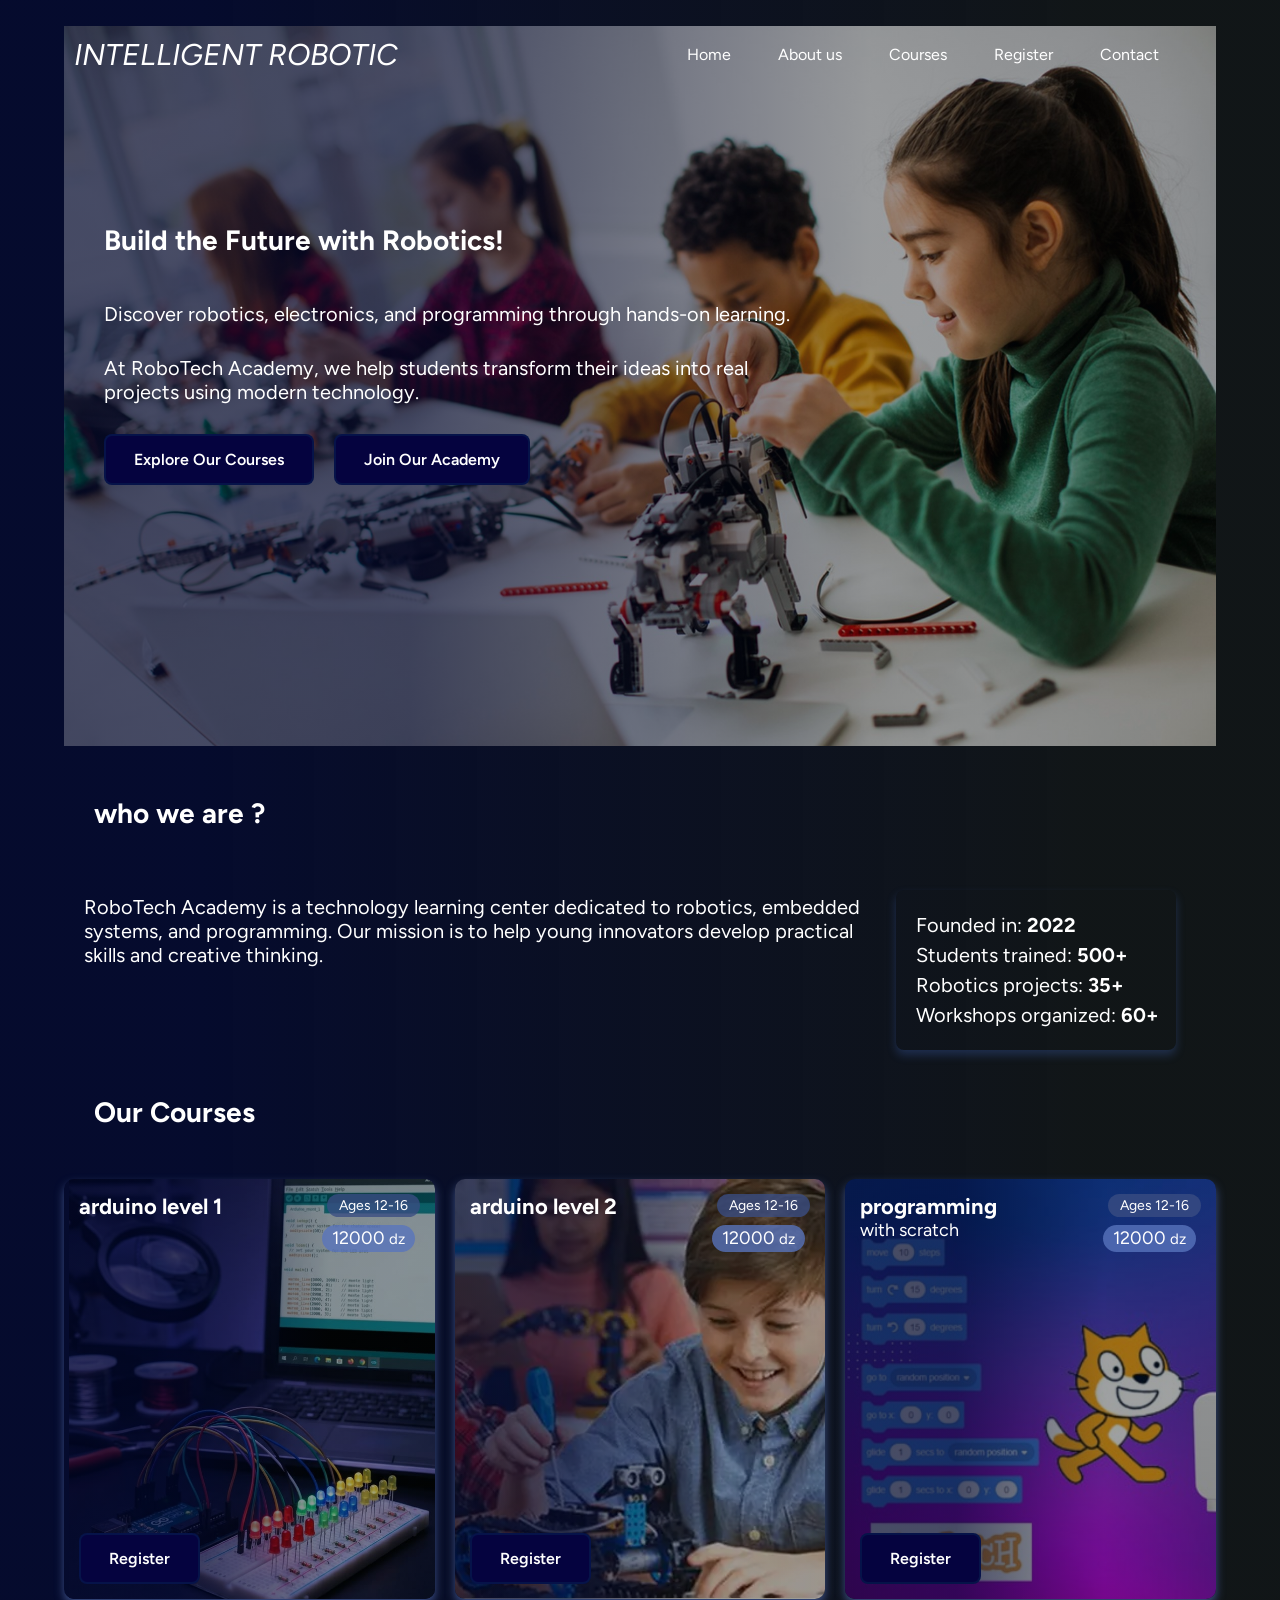
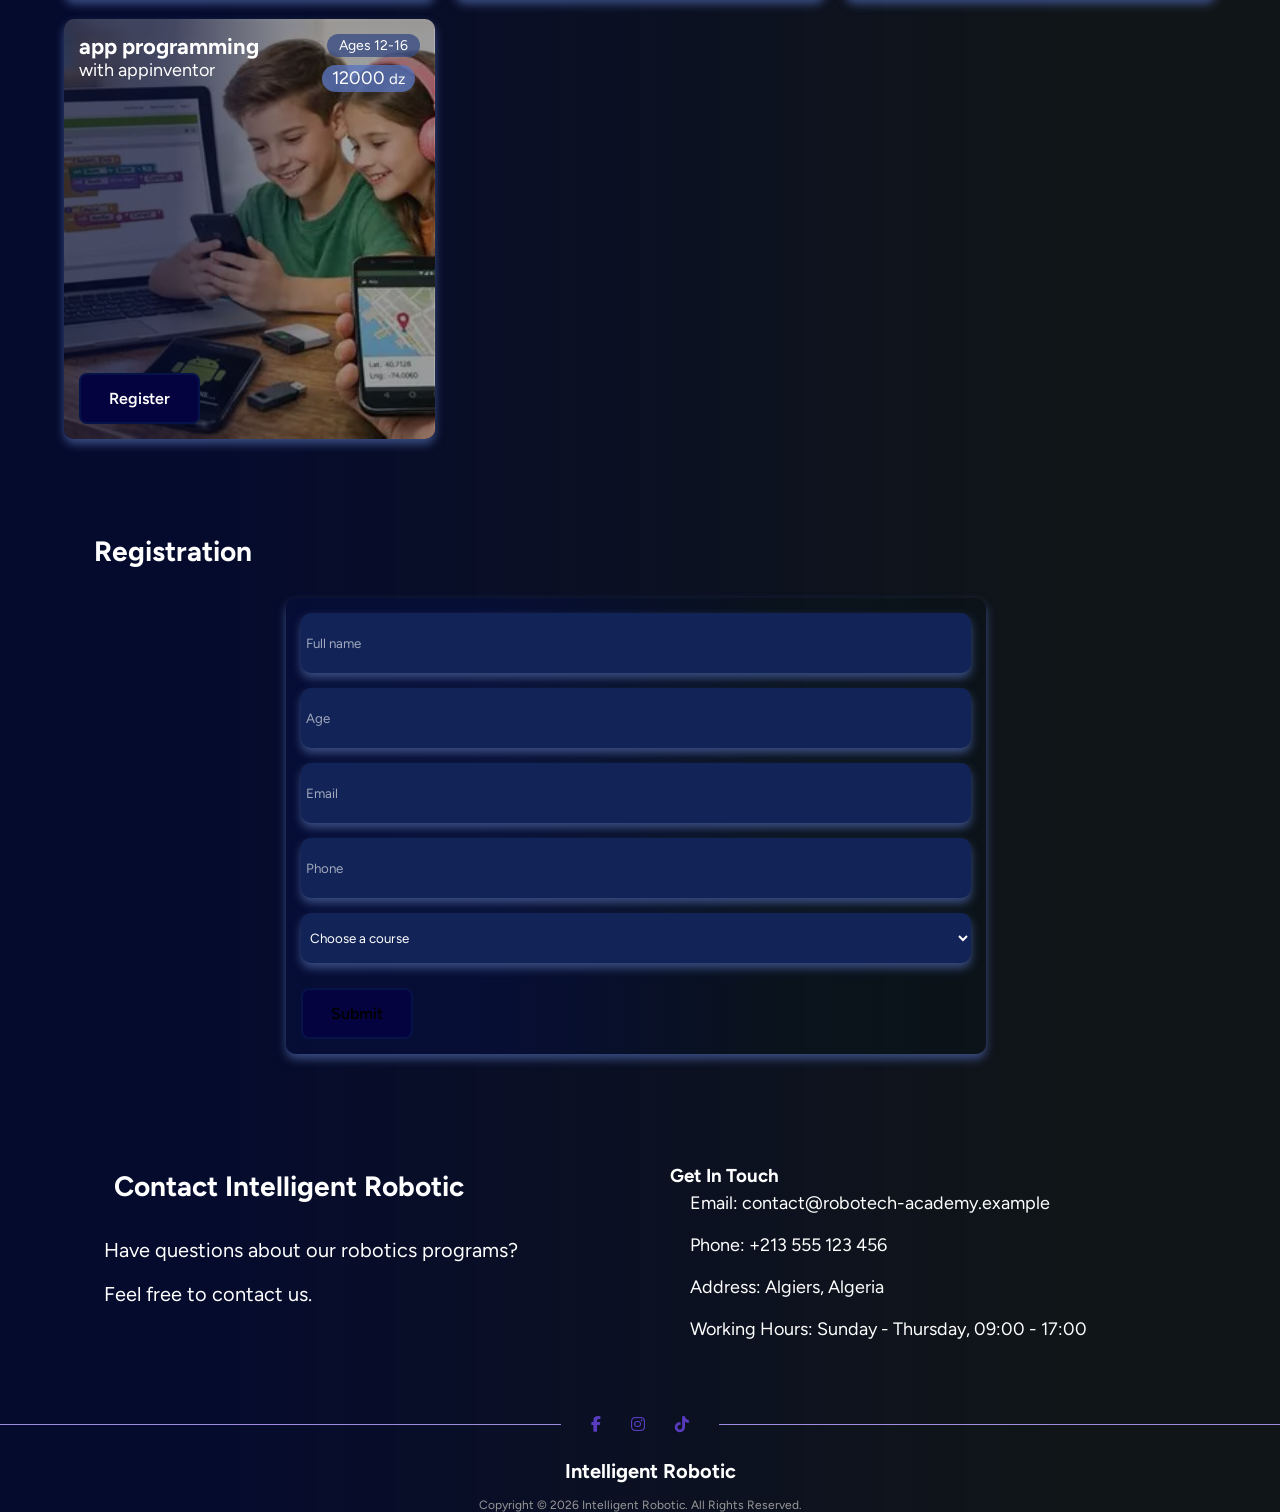
<file: index.html>
<!DOCTYPE html>
<html lang="en">
<head>
    <meta charset="UTF-8">
    <meta name="viewport" content="width=device-width, initial-scale=1.0">
    <link rel="stylesheet" href="css3.css">
    <link rel="preconnect" href="https://fonts.googleapis.com">
    <link rel="preconnect" href="https://fonts.gstatic.com" crossorigin>
    <link href="https://fonts.googleapis.com/css2?family=Figtree:ital,wght@0,300..900;1,300..900&display=swap" rel="stylesheet">
    <link rel="stylesheet" href="https://cdnjs.cloudflare.com/ajax/libs/font-awesome/6.7.2/css/all.min.css">
    <title>Intelligent Robotic </title>
</head>
<body>
    <div class="continer" id="home">
        <header>
            <a href="#home" class="logo">Intelligent Robotic</a>
           
                <ul>
                    <li><a href="#home">Home</a></li>
                    <li><a href="#about">About us</a></li>
                    <li><a href="#Courses">Courses</a> </li>
                    <li><a href="#Register">Register</a> </li>
                    <li><a href="#Contact">Contact</a> </li>
                </ul>           
            
        </header>
        <div class="content">
            <h3>Build the Future with Robotics!</h3>
            <p>Discover robotics, electronics, and programming through hands-on learning.</p>
            <p>At RoboTech Academy, we help students transform their ideas into real projects using modern technology.</p>
        </div>
        <div class="home-buttons">
            <a href="#courses" class="btn">Explore Our Courses</a>
            <a href="#register" class="btn">Join Our Academy</a>
        </div>
       
    </div>
     <div id="about" class="about-section">
            <h3>who we are ?</h3> 
            <p>RoboTech Academy is a technology learning center dedicated to robotics, embedded systems, and programming. Our mission is to help young innovators develop practical skills and creative thinking.</p>
             
               <div class="about-list">
                <ul>
                    <li>Founded in: <b>2022</b></li>
                    <li>Students trained: <b>500+</b> </li>
                    <li>Robotics projects: <b>35+</b> </li>
                    <li>Workshops organized: <b>60+</b> </li>
                </ul>
                </div>
           
        </div>
        <div id="Courses" class="courses-section">
            <h3>Our Courses</h3>
          
            <article class="course course1">
              <div class="course-header">
                <div class="course-text">
                  <h4 class="course-title">arduino level 1</h4>
                </div>
                <div class="course-meta">
                  <span class="age">Ages 12-16</span>
                  <p class="price">12000 <small>dz</small></p>
                </div>
              </div>
              <div class="cart-btn">
                <a href="#Register" id="course1" class="btn">Register</a>
              </div>
            </article>
          
            <article class="course course2">
              <div class="course-header">
                <div class="course-text">
                  <h4 class="course-title">arduino level 2</h4>
                </div>
                <div class="course-meta">
                  <span class="age">Ages 12-16</span>
                  <p class="price">12000 <small>dz</small></p>
                </div>
              </div>
              <div class="cart-btn">
                <a href="#Register" id="course2" class="btn">Register</a>
              </div>
            </article>
          
            <article class="course course3">
              <div class="course-header">
                <div class="course-text">
                  <h4 class="course-title">programming</h4>
                  <p>with scratch</p>
                </div>
                <div class="course-meta">
                  <span class="age">Ages 12-16</span>
                  <p class="price">12000 <small>dz</small></p>
                </div>
              </div>
              <div class="cart-btn">
                <a href="#Register" id="course3" class="btn">Register</a>
              </div>
            </article>
          
            <article class="course course4">
              <div class="course-header">
                <div class="course-text">
                  <h4 class="course-title">app programming</h4>
                  <p>with appinventor</p>
                </div>
                <div class="course-meta">
                  <span class="age">Ages 12-16</span>
                  <p class="price">12000 <small>dz</small></p>
                </div>
              </div>
              <div class="cart-btn">
              <a href="#Register" id="course4" class="btn">Register</a>
            </div >
            </article>
        </div> 
            <section class="register-section" id="Register">
                <h3>Registration</h3>
              <div class="register">
                <form class="register-form">
                  <input type="text" name="fullname" placeholder="Full name" required>
                  <input type="number" name="age" placeholder="Age" min="12" max="16" required>
                  <input type="email" name="email" placeholder="Email" required>
                  <input type="tel" name="phone" placeholder="Phone" required>
              
                  <select name="course" required>
                    <option value="" disabled selected>Choose a course</option>
                    <option>Arduino level 1</option>
                    <option>Arduino level 2</option>
                    <option>Programming with Scratch</option>
                    <option>App programming with App Inventor</option>
                  </select>
              
                  <button type="submit" class="btn">Submit</button>
                </form>
               </div>
              </section>
              <section id="Contact" class="contact-section">

                <div class="contact-container">
            
                    <h2>Contact Intelligent Robotic</h2>
            
                    <p>
                        Have questions about our robotics programs?<br>
                        
                    </p>
                <P>Feel free to contact us.</P>
                </div>
                           
                               
                           
                         
                        <div class="contact-info">

                            <h3>Get In Touch</h3>
                        
                            <address>
                        
                                <p>
                                    Email:
                                    <a href="mailto:contact@robotech-academy.example">
                                        contact@robotech-academy.example
                                    </a>
                                </p>
                        
                                <p>
                                    Phone:
                                    <a href="tel:+213555123456">
                                        +213 555 123 456
                                    </a>
                                </p>
                        
                                <p>Address: Algiers, Algeria</p>
                        
                                <p>Working Hours: Sunday - Thursday, 09:00 - 17:00</p>
                           
                            </address>
                      
                        
                        </div>
               
            
            </section>
       
            <footer class="footer">

                <!-- Social Media -->
                <div class="footer-social">
            
                    <span class="footer-line"></span>
            
                    <div class="social-icons">
            
                        <a href="#" aria-label="Facebook">
                            <i class="fa-brands fa-facebook-f"></i>
                        </a>
            
                        <a href="#" aria-label="Instagram">
                            <i class="fa-brands fa-instagram"></i>
                        </a>
            
                        <a href="#" aria-label="TikTok">
                            <i class="fa-brands fa-tiktok"></i>
                        </a>
            
                    </div>
            
                    <span class="footer-line"></span>
            
                </div>
            
                <!-- Academy Name -->
                <h3 class="footer-logo">Intelligent Robotic</h3>
            
                <!-- Copyright -->
                <p class="copyright">
                    Copyright &copy; 2026 Intelligent Robotic. All Rights Reserved.
                </p>
            
            </footer>

         
</body>
</html>
</file>
<file: css3.css>
* {
    font-family: "Figtree", sans-serif;
    font-optical-sizing: auto;
    font-weight: weight;
    font-style: normal;
    padding: 0px;
    margin: 0px;
  }
  html{
    
    scroll-behavior: smooth;
  }
  body{
   background-image:linear-gradient(to right, #01072afb 15% ,#020709f0 85%);
  
   min-height: 100vh;          /* min-height instead of height */
   display: flex;
   flex-direction: column;     /* stack the children vertically */
   align-items: center; 
  }
  a{
    color: white;
    text-decoration: none;
   
  }
  .continer{
    background-image: linear-gradient(to right, #01072ab8 30% ,#02070961 70%),url(images/EME251_STEMClass1.jpg);
   width: 90%;
   height:680px;
    background-size: cover;
   float:none ;
   margin-top: 2%;
  }
  header{
 display: flex;
 justify-content: space-between;
 align-items: center;
 padding: 10px;


  }
.logo{
    font-style: italic;
    font-size: 30px;
    text-transform: uppercase;
}
.continer ul{
    width: 50%;
    display: flex;
    justify-content: space-evenly;
    list-style: none;

}
ul a:hover{
font-size: 18px;
text-decoration: underline;

}
.content{
    width: 60%;
    padding-top: 140px;
color : white;
padding-left: 40px;


}
.content h3{
    font-size: 28px;
   padding-bottom: 30px;
}
.content p{
     font-size: 20px;
padding: 15px 0px 15px 0px;
}
/*.home-buttons {
background-color: aqua;
    justify-content: space-between;
    display :block;
    padding: 70px 100px ;
    margin: 0 12px 12px 0;
  width: 90%px;
  height: 120px;}
 
.btn{
  background-color: black;

    /*background-color: #087fbd;
    color: #ffffff;

    border: 2px solid #087fbd;
    border-radius: 8px;

    font-size: 15px;
    font-weight: 600;

    cursor: pointer;
    transition: all 0.3s ease;
}*/
/* Buttons container */
.home-buttons {
    display: flex;
    gap: 20px;
    margin-top: 30px;
    flex-wrap: wrap;
  margin: 15px 200px;
}

/* Common button styles */
.btn {
    display: inline-block;
    padding: 14px 28px;
    border-radius: 8px;
    border: 2px solid #071e509d;
    text-decoration: none;
    font-size: 16px;
    font-weight: 600;
    transition: all 0.3s ease;
    cursor: pointer;
    background-color: rgb(5, 3, 63);
   
}

.btn:hover {
    background-color: #3a4d82;
    border-color: #1d4ed8;
    transform: translateY(-3px);
    box-shadow: 0 8px 20px rgba(37, 99, 235, 0.25);
}

.btn:focus-visible {
    outline: 3px solid #348ed2c6;
    outline-offset: 4px;
}
.about-section{
  clear : both;
  width: 90%;
  height: 350px;
  color : white;

  position: relative;
}
.about-section h3{
  font-size: 28px;

  padding: 50px 50px 30px 30px;
}
.about-section p{
  font-size: 20px;
  padding: 5px 0px 15px 20px;
  width: 55%;
  

}

.about-list{
 /* background-color: #0a1928fb;*/
  width: 20%;
  height: 150px;
position: absolute;
right: 170px;
top:50px;
  padding-top: 30px;
  box-shadow: 0 5px 10px rgba(79, 128, 234, 0.25) ;
  border-radius: 8px;
  display: inline-block;

}
.about-list ul{
  list-style: none;
  padding-left: 20px;
  line-height: 30px;
  font-size: 20px;
}
.courses-section{
  display: flex;
  flex-wrap: wrap;
  gap:20px;
  width: 90%;
  height: 600px;
  position: relative;
  color:white;
 
}/*
.courses-section div{
  display: inline-block;
  
  top: 30px;
  width: 23.5%;
  height: 400px; 
  border-radius: 10px;
  box-shadow: #3a4d82 0px 5px 10px;
/*background-color: aliceblue;


}*/
.courses-section h3{
  display: block;
  width: 100%;
  top:5px ;
bottom: 15px;
  font-size: 28px;
  padding: 5px 50px 30px 30px;
}
.course1{
  background-image: linear-gradient(to right, #01072ab8 30% ,#02070961 70%),url(images/Arduino\ Sensor\ Projects\ for\ Beginners.jpg);
   background-size: cover;
   background-position: 5px ;
   background-repeat: no-repeat;

}
.course2{
  background-image: linear-gradient(to right, #01072ab8 30% ,#02070961 70%),url(images/OIP.webp);
   background-size: cover;
   background-position: 75% center;

   background-repeat: no-repeat;
  
}
.course3{
  background-image: linear-gradient(to right, #01072ab8 30% ,#02070961 70%),url(images/KLiC-SCRATCH-2023.jpg);
   background-size: cover;
  
   background-repeat: no-repeat;
  
}
.course4{
  background-image: linear-gradient(to right, #01072ab8 30% ,#02070961 70%),url(images/OIP\ \(4\).webp);
   background-size: cover;
   background-position: 75% center;
   background-repeat: no-repeat;
  
}
/*
.course-title{
  font-size: 24px;
  line-height: 1.2;

}
.course-header {
position: relative;

}
.course-header span{


 position:absolute;
padding-left: 230px;

}*/


.courses-section article{
  width: 23.5%;
  height: 400px;
  box-sizing: border-box;
  padding: 15px;
  border-radius: 10px;
  box-shadow: #3a4d82 0px 5px 10px;
  display: flex;
  flex-direction: column;
}

.course-header {

  display: flex;
  justify-content: space-between;   /* title left, meta right */
  align-items: flex-start;
  gap: 10px;
}
.course-header h4{
  font-size: 22px;
  line-height: 1.2;

}
.course-header p{
  font-size: 18px;
  line-height: 1.2;
  margin-right: 5px;
  }

.course-meta {
  display: flex;
  flex-direction: column;
  align-items: flex-end;            /* price lines up under the pill */
  gap: 8px;
  flex-shrink: 0;
}

.age {

  background-color: #3a4d82c8;
  border-radius: 999px;             /* the rounded pill from your sketch */
  padding: 3px 12px;
  font-size: 14px;
  white-space: nowrap;
}

.price {
  background-color: #5974bdc8 ;
  border-radius: 999px;
  padding: 3px 10px;
  font-size: 10px;
  margin: 0;
  font-size: 18px;
}
.cart-btn{
  float: bottom;
  margin: 200px 0px 50px 90px;
 
}
.register-section{
  width: 90%;
  height: 600px;
  position: relative;
  color:white;
  padding: 50px 0px 0px 0px;


}
.register-section h3{
  width: 100%;
  top:5px ;
bottom: 15px;
  font-size: 28px;
  padding: 5px 50px 30px 30px;
  
}
.register{
 padding-left:250px ;


}
.register-form{
  width: 100%;
  max-width: 700px;

  box-sizing: border-box;
  margin-left: 30px;  
  padding: 15px;
  border-radius: 10px;
 
  display: flex;
  flex-direction: column;
  gap: 15px;
  
  box-shadow: #3a4d82 0px 5px 10px;
  background-image: linear-gradient(to right, #060e3ab8 30%, #05121761 70%);
}
.register-form input ,.register-form select {
padding: 5PX;
box-shadow: #3a4d82 0px 5px 10px;
background-color: #122457;
border: none;
align-items: 1.2;
color: white;
height: 50px;
border-radius: 10px;


}
.register-form input::placeholder {
  color:rgba(255, 255, 255, 0.6);
}

.register-form input:focus,
.register-form select:focus {
  border-color: #1d4ed8;
  box-shadow: 0 0 10px rgba(37, 99, 235, 0.25);
}

.register-form select option {
  background-color: rgb(5, 3, 63);  
  color: white;
}

.register-form .btn {
  align-self:flex-start;
  margin-top: 10px;

}
.contact-section{
  width: 90%;
  height: 300px;
  position: relative;
  color:white;
  padding: 50px 0px 0px 0px;  
  display: flex;
gap: 200px;
}

  .contact-container{
   width: 50%;
    height: 100%;
    padding: 20px;
    box-sizing: border-box;
   
  }
  .contact-container h2{
    font-size: 28px;
    padding: 5px 50px 30px 30px;
  }
  .contact-container P{
    font-size: 20px;
    padding: 5px 0px 15px 20px;
    
  }
  .contact-info{
    width: 50%;
    height: 100%;
    padding: 20px;
    box-sizing: border-box;
   
  }
  .contact-info P{
    font-size: 18px;
    padding: 5px 0px 15px 20px;
    
  }

.footer {
   width: 100%;
  color: #ffffff;
 text-align: center;
 
}

/* Social Media Row */

.footer-social {
  display: flex;
  align-items: center;
  justify-content: center;
  gap: 30px;
  margin-bottom: 25px;
}

.social-icons {
  display: flex;
  align-items: center;
  gap: 30px;
}

.social-icons a {
  color: #6140cfe8;
  transition: 0.3s;
}

.social-icons a:hover {
  color: #ffffff;
  transform: translateY(-3px);
}

/* Horizontal Lines */

.footer-line {
  height: 1px;
  background-color: #ad98f1e8;
  flex: 1;
}

/* Academy Name */

.footer-logo {
  font-size: 20px;
  margin-bottom: 15px;
  margin-left: 20px;
  font-weight: 700;
  
  justify-self: center;
}

/* Copyright */

.copyright {
  font-size: 12px;
  color: #999;
  margin: 0;
}


/* --- Base --- */
img { max-width: 100%; }

/* --- Hero --- */
.continer {
  height: auto;
  min-height: 680px;
  padding-bottom: 40px;
}
.content { width: min(60%, 700px); }
.home-buttons { margin: 15px 40px; }          /* was 200px */

/* --- About --- */
.about-section {
  height: auto;
  display: flex;
  flex-wrap: wrap;
  gap: 30px;
  align-items: flex-start;
  padding-bottom: 40px;
}
.about-section h3 { width: 100%; }
.about-section p  { width: auto; flex: 1 1 320px; }
.about-list {
  position: static;          /* no more absolute */
  width: auto;
  height: auto;
  flex: 0 1 280px;
  padding: 20px 0;
  margin-right: 40px;
}

/* --- Courses: responsive grid --- */
.courses-section {
  display: grid;
  grid-template-columns: repeat(auto-fit, minmax(300px, 1fr));
  gap: 20px;
  height: auto;
  padding-bottom: 40px;
}
.courses-section h3 { grid-column: 1 / -1; }   /* title spans full row */
.courses-section article {
  width: auto;
  height: auto;
  min-height: 420px;
  justify-content: space-between;
}
.cart-btn { margin: 40px 0 0; }                /* was 200px 0 50px 90px */

/* --- Register --- */
.register-section { height: auto; padding-bottom: 40px; }
.register { padding-left: clamp(0px, 15vw, 250px); padding-right: 15px; }
.register-form { margin-left: 30px; }

/* --- Contact --- */
.contact-section {
  height: auto;
  flex-wrap: wrap;
  gap: 20px;
  padding-bottom: 40px;
}
.contact-container, .contact-info { width: auto; flex: 1 1 300px; height: auto; }



/* --- Phones and small tablets --- */
@media (max-width: 768px) {
  header { flex-direction: column; gap: 12px; }
  .logo { font-size: 24px; }
  .continer ul { width: 100%; flex-wrap: wrap; gap: 8px 16px; justify-content: center; }
  .content { width: 100%; padding: 50px 20px 0; }
  .content h3 { font-size: 24px; }
  .content p, .about-section p { font-size: 17px; }
  .home-buttons { margin: 15px 20px; }
  .btn { width: 50%; text-align: center; }
  .register { padding-left: 0; }
  .register-form { margin: 0 auto; width: 92%; }
  .about-list { margin: 0 20px; }
  .about-section h3, .courses-section h3,
  .register-section h3, .contact-container h2 { padding-left: 20px; padding-right: 20px; }
}
.content h3, .about-section h3, .courses-section h3 { font-size: clamp(22px, 4vw, 28px); }
</file>
